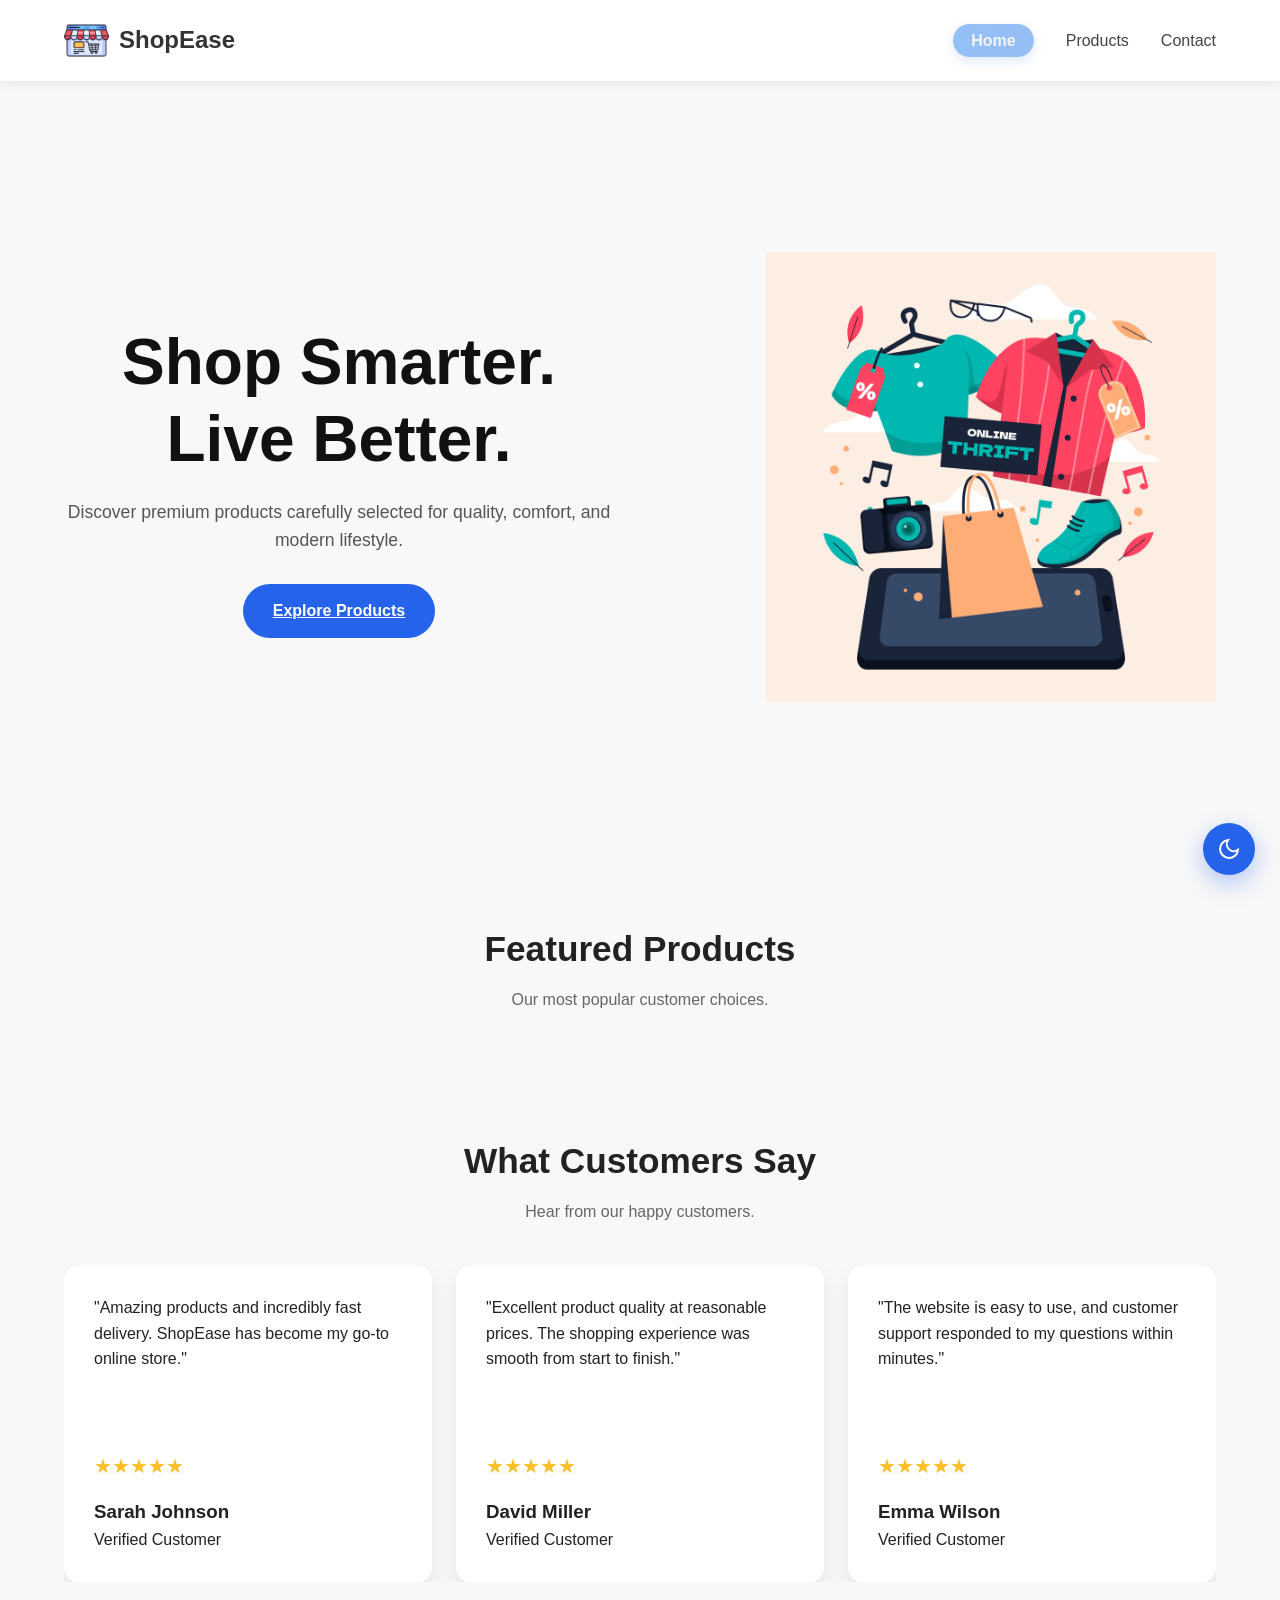
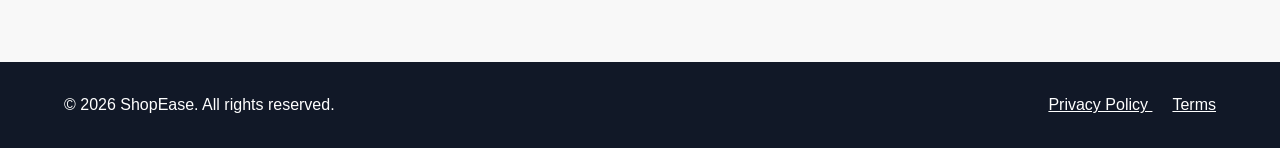
<file: index.html>
<!DOCTYPE html>
<html lang="en">

<head>
    <meta charset="UTF-8">
    <meta name="viewport" content="width=device-width, initial-scale=1.0">

    <title>ShopEase | Online Shopping</title>

    <link rel="icon" type="image/png" href="./assests/logo.png">

    <meta name="description" content="ShopEase offers premium products at affordable prices with fast delivery.">

    <meta name="keywords" content="Ecommerce, Shopping, Products, Online Store">

    <meta name="author" content="Abhishek Rawat">

    <link rel="stylesheet" href="./css/main.css">
</head>


<body>

    <!-- Navigation -->
    <div id="navbar"></div>


    <main>

        <!-- Hero Section -->
        <section class="hero">

            <div class="hero-content">

                <h1>
                    Shop Smarter.
                    Live Better.
                </h1>

                <p>
                    Discover premium products carefully selected for
                    quality, comfort, and modern lifestyle.
                </p>

                <a href="./pages/products.html" class="btn">
                    Explore Products
                </a>

            </div>

            <div class="hero-image">

                <img src="./assests/hero-product.jpg" alt="Premium shopping products">
            </div>
        </section>

        <!-- Product Showcase -->
        <section class="products">

            <header class="section-header">

                <h2>
                    Featured Products
                </h2>

                <p>
                    Our most popular customer choices.
                </p>

            </header>

            <div class="product-grid" id="featured-products">

            </div>

        </section>

        <!-- Testimonials -->
        <section class="testimonials" aria-labelledby="testimonial-heading">

            <header class="section-header">

                <h2 id="testimonial-heading">
                    What Customers Say
                </h2>

                <p>
                    Hear from our happy customers.
                </p>

            </header>

            <div class="testimonial-slider">

                <div class="testimonial-track" id="testimonial-track">

                </div>

            </div>

        </section>


    </main>



    <!-- Footer -->

    <footer class="footer">


        <p>
            © 2026 ShopEase. All rights reserved.
        </p>


        <nav aria-label="Footer Navigation">

            <a href="#">
                Privacy Policy
            </a>

            <a href="#">
                Terms
            </a>

        </nav>


    </footer>
    <div id="theme-toggle-container"></div>


    <script type="module" src="./js/main.js"></script>

</body>

</html>
</file>
<file: css/main.css>
/* = CSS Reset= */

* {
    margin: 0;
    padding: 0;
    box-sizing: border-box;
}

html {
    scroll-behavior: smooth;
}

body {
    font-family: Arial, Helvetica, sans-serif;
    color: #222;
    background: #f8f8f8;
    line-height: 1.6;
}

body,
.header,
.nav-links,
.hero,
.product-card,
.testimonial-card,
.footer,
.btn,
input,
textarea,
select,
.logo span,
.nav-links a {

    transition:
        background-color .3s ease,
        color .3s ease,
        border-color .3s ease,
        box-shadow .3s ease;

}


/* =====Header===== */

.header {
    background: #fff;
    box-shadow: 0 2px 10px rgba(0, 0, 0, .08);
    position: sticky;
    top: 0;
    z-index: 100;
}

/* ==== Navbar======= */

.navbar {
    width: min(1200px, 90%);
    margin: auto;
    display: flex;
    justify-content: space-between;
    align-items: center;
    padding: 18px 0;
}

.nav-links a.active {

    color: #f3f4f8;

    font-weight: 700;

}


.nav-links a.active {

    color: #f3f4f8;

    background: linear-gradient(135deg,
            #93bff8,
            #95bef4);

    font-weight: 700;

    padding: 8px 18px;

    border-radius: 25px;

    box-shadow:
        0 4px 12px rgba(37, 99, 235, 0.15);

}

/* Logo */

.logo {
    display: flex;
    align-items: center;
    gap: 10px;
    text-decoration: none;
}

.logo img {
    width: 45px;
    height: 45px;
    object-fit: contain;
}

.logo span {
    font-size: 1.5rem;
    font-weight: bold;
    color: #333;
}

/* Links */

.nav-links {
    list-style: none;
    display: flex;
    align-items: center;
    gap: 2rem;
}

.nav-links a {
    text-decoration: none;
    color: #444;
    font-size: 1rem;
    font-weight: 500;
    transition: .3s;
}

.nav-links a:hover,
.nav-links a:focus-visible {
    color: #2563eb;
}

.nav-links a[aria-current="page"] {
    color: #2563eb;
    font-weight: 700;
}

/* =========================
   Mobile Navbar
========================= */


.menu-toggle {

    display: none;

    width: 45px;

    height: 45px;

    border: none;

    background: none;

    cursor: pointer;

}


.menu-toggle img {

    width: 100%;

    height: 100%;

    object-fit: contain;

}

.menu-toggle {
    color: #222;
}

/* dark mode menu  */

body.dark .menu-toggle {
    color: #fff;
}



@media(max-width:768px) {



    .navbar {


        flex-direction: row;

        justify-content: space-between;


    }




    .menu-toggle {

        display: block;

    }





    .nav-links {


        position: absolute;

        top: 75px;

        left: 0;


        width: 100%;


        background: white;


        display: flex;

        flex-direction: column;

        align-items: center;


        gap: 20px;


        padding: 25px 0;


        border-radius: 0 0 15px 15px;


        box-shadow:
            0 10px 25px rgba(0, 0, 0, .1);



        /* hidden */

        opacity: 0;

        visibility: hidden;

        pointer-events: none;


        transform: translateY(-20px);


        transition: .3s ease;


    }





    .nav-links.active {


        opacity: 1;

        visibility: visible;

        pointer-events: auto;


        transform: translateY(0);


    }

}

/* Hero */

.hero {
    width: min(1200px, 90%);
    margin: 70px auto;
    text-align: center;
}

.hero h1 {
    font-size: 3rem;
    margin-bottom: 15px;
}

.hero p {
    font-size: 1.1rem;
    color: #555;
}



/* =========================
   Improved Hero Section
========================= */

.hero {
    width: min(1200px, 90%);
    min-height: 80vh;
    margin: 40px auto;

    display: flex;
    align-items: center;
    justify-content: space-between;

    gap: 40px;
}


.hero-content {
    max-width: 550px;
}


.hero h1 {
    font-size: clamp(2.5rem, 5vw, 4rem);
    line-height: 1.2;
    margin-bottom: 20px;
    color: #111;
}


.hero p {
    font-size: 1.1rem;
    color: #555;
    margin-bottom: 30px;
}


.hero-image img {
    width: 450px;
    max-width: 100%;
}


/* Button */

.btn {

    display: inline-block;

    padding: 14px 30px;

    background: #2563eb;

    color: white;

    border-radius: 30px;

    font-weight: 600;

    transition: .3s;

}


.btn:hover {

    background: #1d4ed8;

    transform: translateY(-3px);

}



/* ===Section Common Style====== */


.products {

    width: min(1200px, 90%);

    margin: 80px auto;

}



.section-header {

    text-align: center;

    margin-bottom: 40px;

}



.section-header h2 {

    font-size: 2.2rem;

    margin-bottom: 10px;

}


.section-header p {

    color: #666;

}




/* ===Product Showcase==== */


.product-grid {

    display: grid;

    grid-template-columns:
        repeat(3, 1fr);

    gap: 30px;

}



.product-card {

    background: #fff;

    padding: 25px;

    border-radius: 15px;

    box-shadow:
        0 10px 25px rgba(0, 0, 0, .08);

    transition: .3s;

}



.product-card:hover {

    transform: translateY(-8px);

}



.product-card img {

    width: 100%;

    height: 250px;

    object-fit: contain;

    background: white;

    display: block;

}



.product-card h3 {

    margin: 20px 0 10px;

}



.product-card p {

    color: #666;

}



.product-card span {

    display: block;

    margin-top: 15px;

    color: #2563eb;

    font-weight: bold;

    font-size: 1.2rem;

}




/* ===Testimonials==== */


.testimonials {
    width: min(1200px, 90%);
    margin: 80px auto;
}

.testimonial-slider {

    width: 100%;
    overflow: hidden;
}

.testimonial-track {

    display: flex;
    gap: 24px;
    transition: transform .8s ease-in-out;
    will-change: transform;
}

.testimonial-card {

    flex: 0 0 calc((100% - 48px) / 3);

    background: #fff;

    border-radius: 16px;

    padding: 30px;

    box-shadow: 0 10px 25px rgba(0, 0, 0, .08);

    overflow: hidden;
}

.testimonial-card blockquote {

    min-height: 140px;
}

.rating {

    margin: 15px 0;

    color: #fbbf24;

    font-size: 20px;
}

@media (max-width:992px) {

    .testimonial-card {

        flex: 0 0 calc((100% - 24px)/2);

    }

}

@media (max-width:600px) {

    .testimonial-track {

        gap: 0;

    }

    .testimonial-card {

        flex: 0 0 100%;

        border-radius: 12px;
    }

}

/* ==Footer== */


.footer {

    background: #111827;

    color: white;

    padding: 30px 5%;

    display: flex;

    justify-content: space-between;

    align-items: center;

}



.footer a {

    color: white;

    margin-left: 20px;

}



.footer a:hover {

    color: #60a5fa;

}

/* toggle theme css */
.theme-toggle {

    position: fixed;

    right: 25px;

    bottom: 25px;

    width: 52px;

    height: 52px;

    border-radius: 50%;

    border: none;

    background: #2563eb;

    color: white;

    cursor: pointer;

    display: flex;

    justify-content: center;

    align-items: center;

    box-shadow:
        0 8px 25px rgba(37, 99, 235, .35);

    transition: all .3s ease;

    z-index: 999;

}



.theme-toggle:hover {

    transform: translateY(-3px);

    background: #1d4ed8;

}



.theme-icon {

    width: 24px;

    height: 24px;

}



/* ===Responsive Design== */


@media(max-width:900px) {


    .hero {

        flex-direction: column;

        text-align: center;

    }


    .hero-image img {

        width: 350px;

    }


    .product-grid {

        grid-template-columns: 1fr;

    }


    .testimonial-card {

        flex: 0 0 100%;

    }

}



@media(max-width:500px) {


    .hero h1 {

        font-size: 2.2rem;

    }


    .footer {

        flex-direction: column;

        gap: 15px;

        text-align: center;

    }


}



/* DARK MODE */

body.dark {

    background: #0f172a;
    color: #f8fafc;

}


/* Header */

body.dark .header {

    background: #1e293b;
    box-shadow: 0 2px 15px rgba(0, 0, 0, .45);

}

body.dark .logo span {

    color: white;

}

body.dark .nav-links a {

    color: #e2e8f0;

}

body.dark .nav-links a:hover {

    color: #60a5fa;

}

body.dark .nav-links {

    background: #1e293b;

}


/* Hero */

body.dark .hero h1 {

    color: white;

}

body.dark .hero p {

    color: #cbd5e1;

}


/* Section */

body.dark .section-header h2 {

    color: white;

}

body.dark .section-header p {

    color: #cbd5e1;

}


/* Cards */

body.dark .product-card,
body.dark .testimonial-card {

    background: #1e293b;

    color: white;

    box-shadow:
        0 10px 25px rgba(0, 0, 0, .4);

}

body.dark .product-card p {

    color: #cbd5e1;

}

body.dark .product-card h3 {

    color: white;

}

body.dark .testimonial-card p {

    color: #cbd5e1;

}

body.dark .testimonial-card footer {

    color: white;

}


/* Buttons */

body.dark .btn {

    background: #3b82f6;

}

body.dark .btn:hover {

    background: #2563eb;

}


/* Footer */

body.dark .footer {

    background: #020617;

}

body.dark .footer a {

    color: #f8fafc;

}

body.dark .footer a:hover {

    color: #60a5fa;

}


/* Theme Button */

body.dark .theme-toggle {

    background: #334155;

    color: white;

}


/* Inputs */

body.dark input,
body.dark textarea,
body.dark select {

    background: #1e293b;

    color: white;

    border: 1px solid #475569;

}

body.dark input::placeholder,
body.dark textarea::placeholder {

    color: #94a3b8;

}


/* Contact */

body.dark .contact-form,
body.dark .newsletter {

    background: #1e293b;

    color: white;

}

body.dark label {

    color: #f8fafc;

}

body.dark .error {

    color: #f87171;

}

body.dark #form-status,
body.dark #newsletter-status {

    color: #22c55e;

}


/* Mobile Navbar */

@media(max-width:768px) {

    body.dark .nav-links {

        background: #1e293b;

    }

}
</file>
